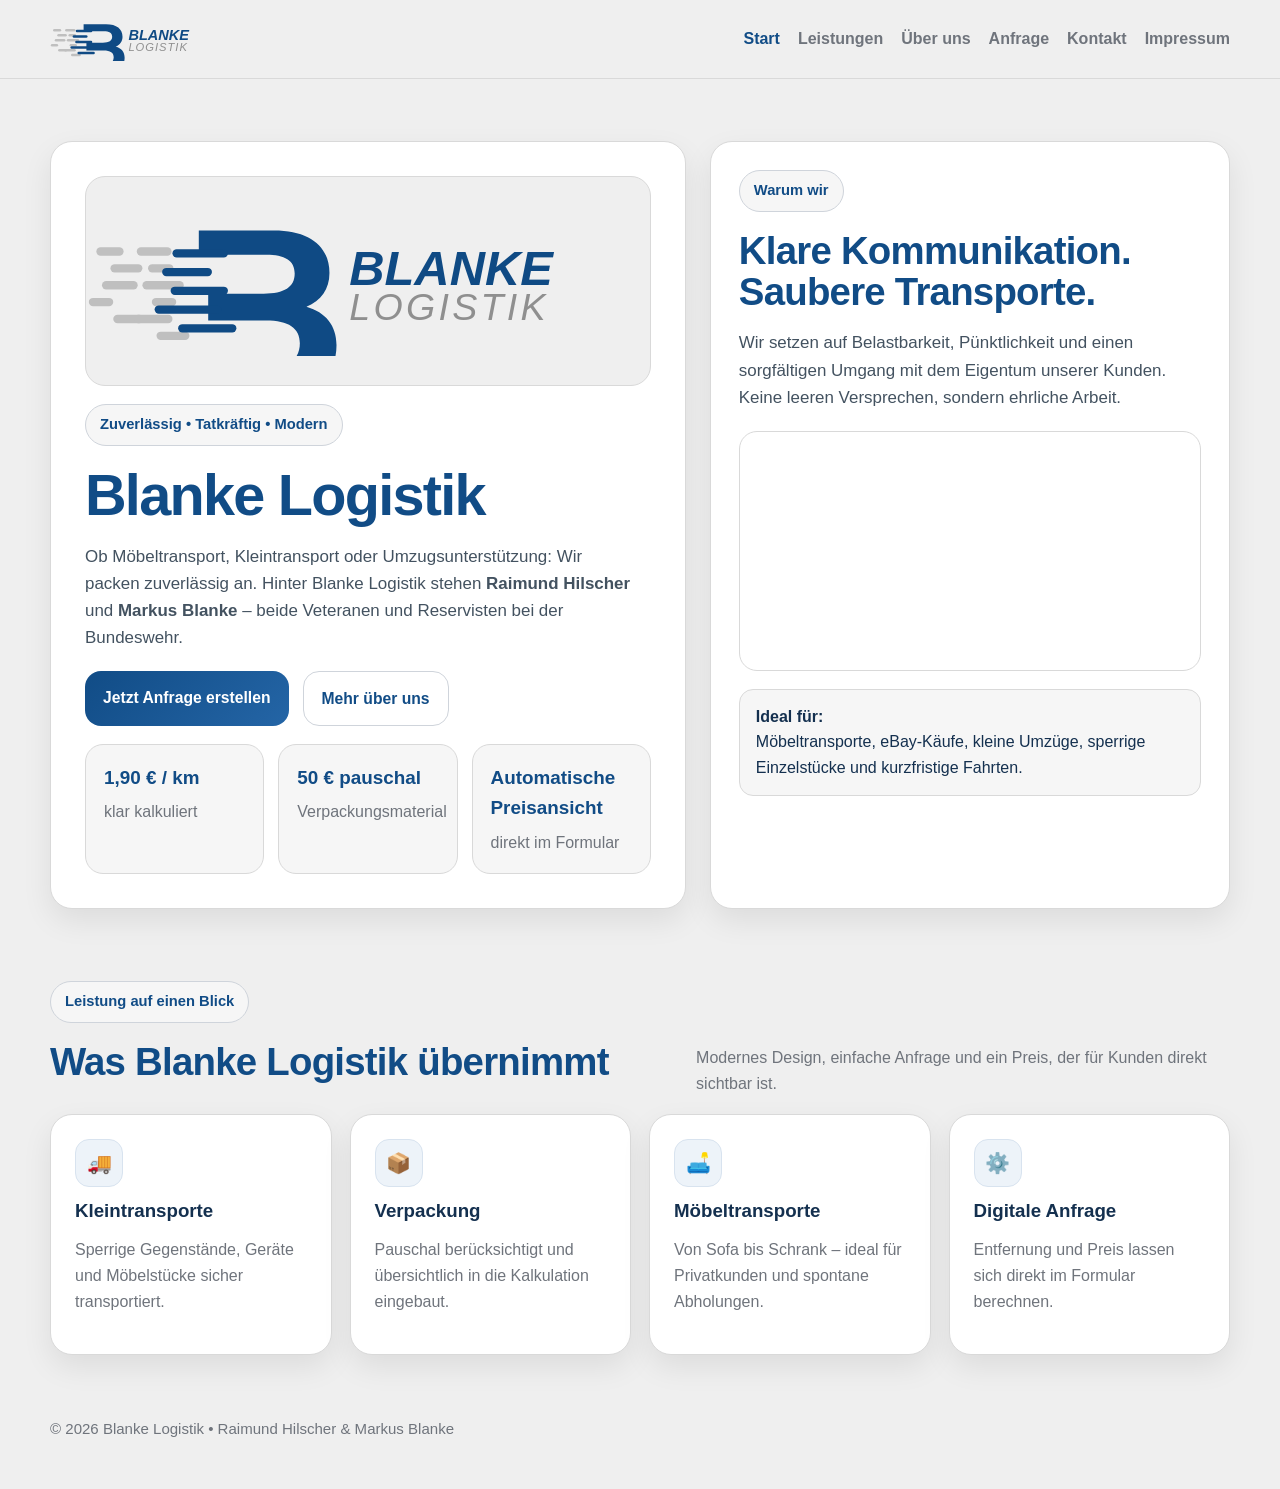
<file: index.html>
<!DOCTYPE html>
<html lang="de">
<head>
  <meta charset="UTF-8" />
  <meta name="viewport" content="width=device-width, initial-scale=1.0" />
  <title>Blanke Logistik</title>
  <meta name="description" content="Blanke Logistik – Umzüge, Möbeltransporte und Transportanfragen mit moderner Preisberechnung." />
  <link rel="stylesheet" href="styles.css" />
</head>
<body>

<header class="topbar">
  <div class="container nav">
    <a class="brand" href="index.html">
      <img src="logo.svg" alt="Blanke Logistik" class="brand-logo" onerror="this.style.display='none'; this.nextElementSibling.style.display='block';" />
      <span class="brand-fallback" style="display:none;">Blanke Logistik</span>
    </a>
    <nav class="nav-links">
      <a href="index.html" class="active">Start</a>
      <a href="leistungen.html">Leistungen</a>
      <a href="ueber-uns.html">Über uns</a>
      <a href="anfrage.html">Anfrage</a>
      <a href="kontakt.html">Kontakt</a>
      <a href="impressum.html">Impressum</a>
    </nav>
  </div>
</header>


<main>
  <section class="hero">
    <div class="container hero-grid">
      <article class="card hero-card">
        <div class="hero-logo-wrap">
          <img src="logo.svg" alt="Blanke Logistik" class="hero-logo" onerror="this.style.display='none'; this.insertAdjacentHTML('afterend','<div class=&quot;brand-fallback&quot; style=&quot;padding:30px;&quot;>Blanke Logistik</div>');" />
        </div>
        <div class="eyebrow">Zuverlässig • Tatkräftig • Modern</div>
        <h1>Blanke Logistik</h1>
        <p class="lead">
          Ob Möbeltransport, Kleintransport oder Umzugsunterstützung: Wir packen zuverlässig an.
          Hinter Blanke Logistik stehen <strong>Raimund Hilscher</strong> und <strong>Markus Blanke</strong> –
          beide Veteranen und Reservisten bei der Bundeswehr.
        </p>
        <div class="actions">
          <a class="btn btn-primary" href="anfrage.html">Jetzt Anfrage erstellen</a>
          <a class="btn btn-secondary" href="ueber-uns.html">Mehr über uns</a>
        </div>
        <div class="hero-stats">
          <div class="stat"><strong>1,90 € / km</strong><span class="muted">klar kalkuliert</span></div>
          <div class="stat"><strong>50 € pauschal</strong><span class="muted">Verpackungsmaterial</span></div>
          <div class="stat"><strong>Automatische Preisansicht</strong><span class="muted">direkt im Formular</span></div>
        </div>
      </article>

      <aside class="card side-card">
        <div class="eyebrow">Warum wir</div>
        <h2>Klare Kommunikation. Saubere Transporte.</h2>
        <p class="lead">
          Wir setzen auf Belastbarkeit, Pünktlichkeit und einen sorgfältigen Umgang mit dem Eigentum unserer Kunden.
          Keine leeren Versprechen, sondern ehrliche Arbeit.
        </p>
        <div class="side-photo"></div>
        <div class="contact-line">
          <strong>Ideal für:</strong><br />
          Möbeltransporte, eBay-Käufe, kleine Umzüge, sperrige Einzelstücke und kurzfristige Fahrten.
        </div>
      </aside>
    </div>
  </section>

  <section class="section">
    <div class="container">
      <div class="section-header">
        <div>
          <div class="eyebrow">Leistung auf einen Blick</div>
          <h2>Was Blanke Logistik übernimmt</h2>
        </div>
        <p>Modernes Design, einfache Anfrage und ein Preis, der für Kunden direkt sichtbar ist.</p>
      </div>

      <div class="grid-4">
        <article class="panel"><div class="icon">🚚</div><h3>Kleintransporte</h3><p class="muted">Sperrige Gegenstände, Geräte und Möbelstücke sicher transportiert.</p></article>
        <article class="panel"><div class="icon">📦</div><h3>Verpackung</h3><p class="muted">Pauschal berücksichtigt und übersichtlich in die Kalkulation eingebaut.</p></article>
        <article class="panel"><div class="icon">🛋️</div><h3>Möbeltransporte</h3><p class="muted">Von Sofa bis Schrank – ideal für Privatkunden und spontane Abholungen.</p></article>
        <article class="panel"><div class="icon">⚙️</div><h3>Digitale Anfrage</h3><p class="muted">Entfernung und Preis lassen sich direkt im Formular berechnen.</p></article>
      </div>
    </div>
  </section>
</main>


<footer class="footer">
  <div class="container">© <span id="year"></span> Blanke Logistik • Raimund Hilscher & Markus Blanke</div>
</footer>
<script src="script.js"></script>

</body>
</html>
</file>
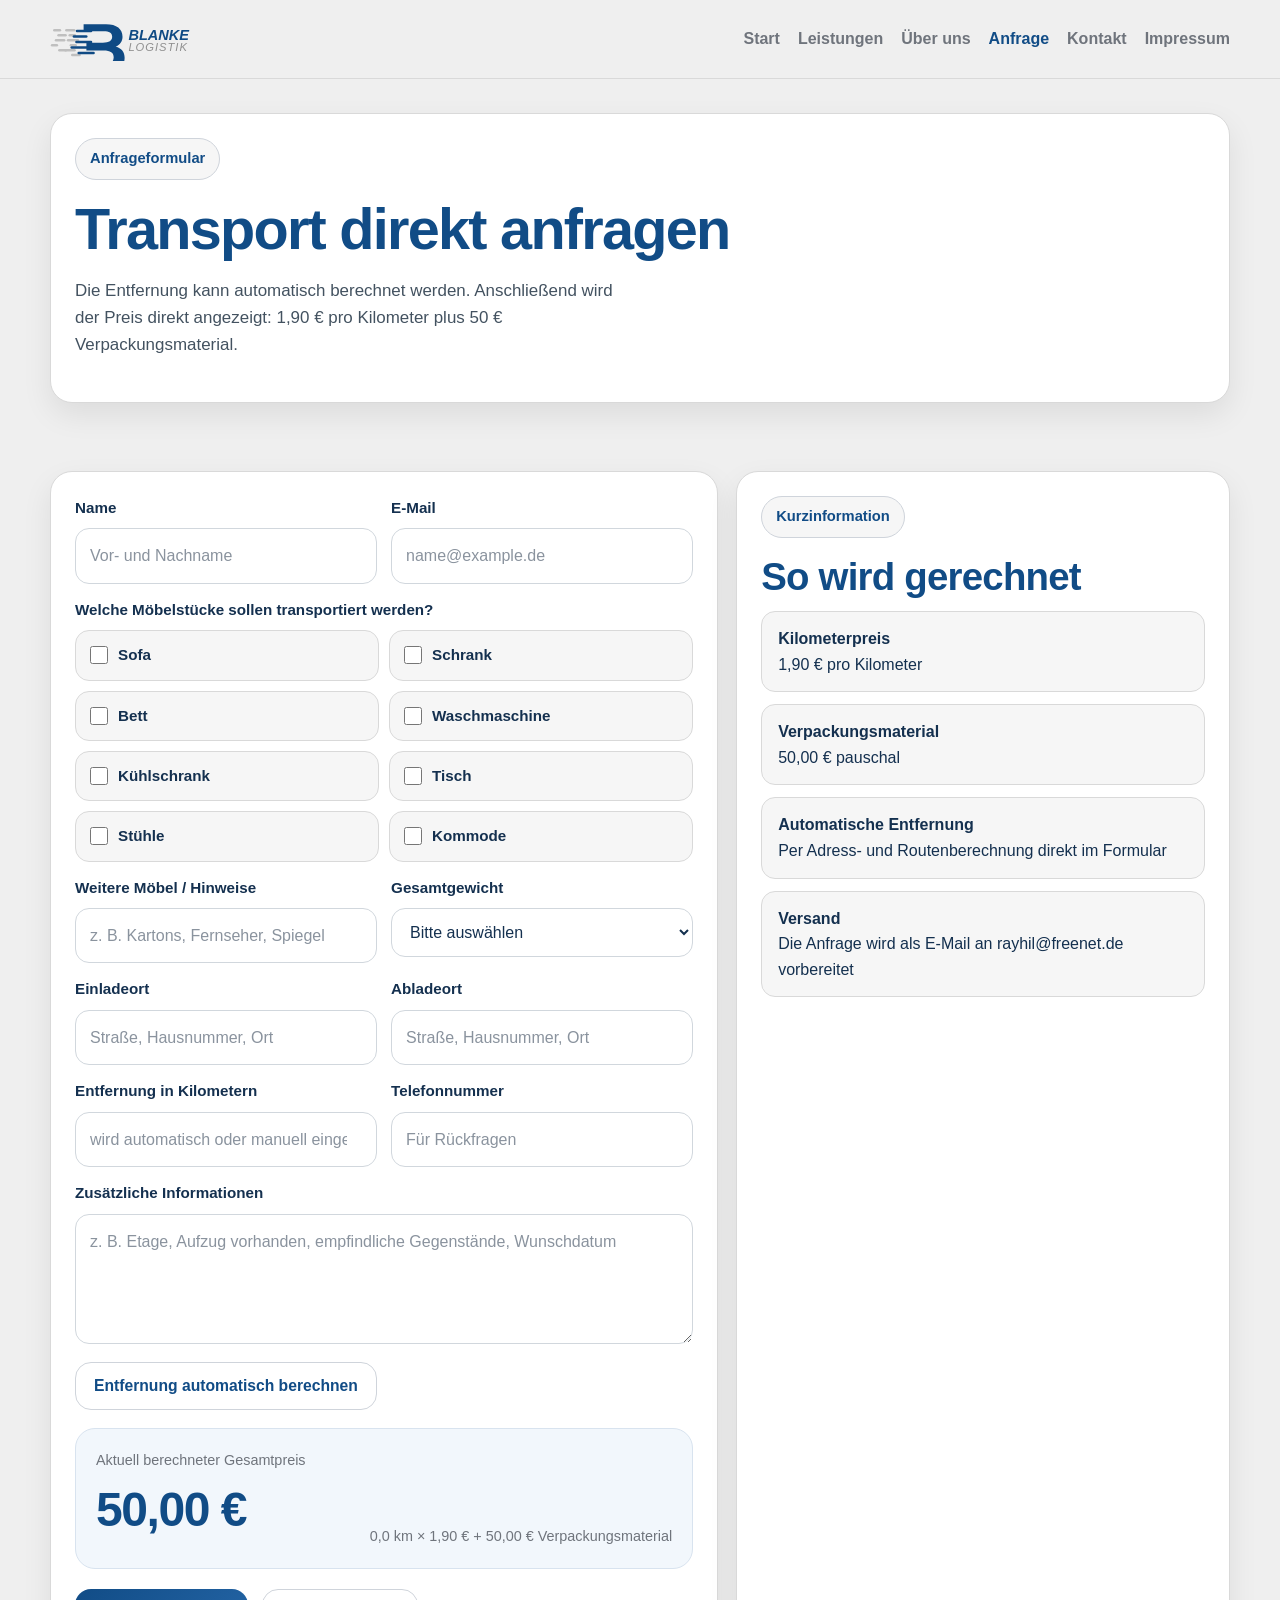
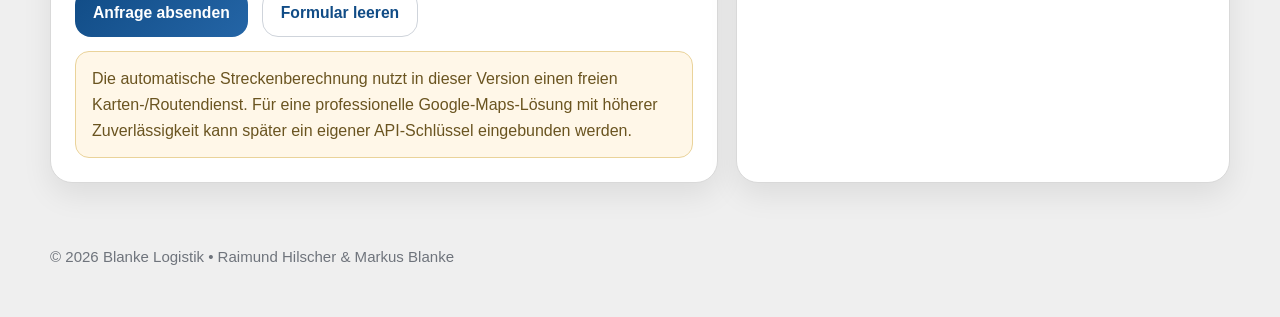
<file: anfrage.html>
<!DOCTYPE html>
<html lang="de">
<head>
  <meta charset="UTF-8" />
  <meta name="viewport" content="width=device-width, initial-scale=1.0" />
  <title>Anfrage – Blanke Logistik</title>
  <meta name="description" content="Blanke Logistik – Umzüge, Möbeltransporte und Transportanfragen mit moderner Preisberechnung." />
  <link rel="stylesheet" href="styles.css" />
</head>
<body>

<header class="topbar">
  <div class="container nav">
    <a class="brand" href="index.html">
      <img src="logo.svg" alt="Blanke Logistik" class="brand-logo" onerror="this.style.display='none'; this.nextElementSibling.style.display='block';" />
      <span class="brand-fallback" style="display:none;">Blanke Logistik</span>
    </a>
    <nav class="nav-links">
      <a href="index.html">Start</a>
      <a href="leistungen.html">Leistungen</a>
      <a href="ueber-uns.html">Über uns</a>
      <a href="anfrage.html" class="active">Anfrage</a>
      <a href="kontakt.html">Kontakt</a>
      <a href="impressum.html">Impressum</a>
    </nav>
  </div>
</header>


<main>
  <section class="section">
    <div class="container">
      <div class="panel">
        <div class="eyebrow">Anfrageformular</div>
        <h1>Transport direkt anfragen</h1>
        <p class="lead">Die Entfernung kann automatisch berechnet werden. Anschließend wird der Preis direkt angezeigt: 1,90 € pro Kilometer plus 50 € Verpackungsmaterial.</p>
      </div>
    </div>
  </section>

  <section class="section">
    <div class="container contact-grid">
      <article class="panel">
        <form id="transportForm">
          <div class="form-grid">
            <div class="field">
              <label for="name">Name</label>
              <input id="name" type="text" placeholder="Vor- und Nachname" required />
            </div>
            <div class="field">
              <label for="email">E-Mail</label>
              <input id="email" type="email" placeholder="name@example.de" required />
            </div>

            <div class="field-full">
              <label>Welche Möbelstücke sollen transportiert werden?</label>
              <div class="checkbox-grid">
                <label class="check-item"><input type="checkbox" name="items" value="Sofa" /> Sofa</label>
                <label class="check-item"><input type="checkbox" name="items" value="Schrank" /> Schrank</label>
                <label class="check-item"><input type="checkbox" name="items" value="Bett" /> Bett</label>
                <label class="check-item"><input type="checkbox" name="items" value="Waschmaschine" /> Waschmaschine</label>
                <label class="check-item"><input type="checkbox" name="items" value="Kühlschrank" /> Kühlschrank</label>
                <label class="check-item"><input type="checkbox" name="items" value="Tisch" /> Tisch</label>
                <label class="check-item"><input type="checkbox" name="items" value="Stühle" /> Stühle</label>
                <label class="check-item"><input type="checkbox" name="items" value="Kommode" /> Kommode</label>
              </div>
            </div>

            <div class="field">
              <label for="customItems">Weitere Möbel / Hinweise</label>
              <input id="customItems" type="text" placeholder="z. B. Kartons, Fernseher, Spiegel" />
            </div>
            <div class="field">
              <label for="weight">Gesamtgewicht</label>
              <select id="weight" required>
                <option value="">Bitte auswählen</option>
                <option value="bis 100 kg">bis 100 kg</option>
                <option value="100 - 300 kg">100 - 300 kg</option>
                <option value="300 - 500 kg">300 - 500 kg</option>
                <option value="500 - 1000 kg">500 - 1000 kg</option>
                <option value="über 1000 kg">über 1000 kg</option>
              </select>
            </div>

            <div class="field">
              <label for="pickup">Einladeort</label>
              <input id="pickup" type="text" placeholder="Straße, Hausnummer, Ort" required />
            </div>
            <div class="field">
              <label for="dropoff">Abladeort</label>
              <input id="dropoff" type="text" placeholder="Straße, Hausnummer, Ort" required />
            </div>

            <div class="field">
              <label for="distance">Entfernung in Kilometern</label>
              <input id="distance" type="number" min="0" step="0.1" placeholder="wird automatisch oder manuell eingetragen" required />
            </div>
            <div class="field">
              <label for="phone">Telefonnummer</label>
              <input id="phone" type="tel" placeholder="Für Rückfragen" />
            </div>

            <div class="field-full">
              <label for="message">Zusätzliche Informationen</label>
              <textarea id="message" placeholder="z. B. Etage, Aufzug vorhanden, empfindliche Gegenstände, Wunschdatum"></textarea>
            </div>
          </div>

          <div class="actions" style="margin-top:18px;">
            <button type="button" class="btn btn-secondary" id="routeBtn">Entfernung automatisch berechnen</button>
          </div>
          <div class="helper" id="routeStatus"></div>

          <div class="price-box">
            <div class="price-main">
              <div>
                <div class="small">Aktuell berechneter Gesamtpreis</div>
                <div class="price-number" id="priceOutput">50,00 €</div>
              </div>
              <div class="small" id="priceDetails">0,0 km × 1,90 € + 50,00 € Verpackungsmaterial</div>
            </div>
          </div>

          <div class="actions" style="margin-top:20px;">
            <button type="submit" class="btn btn-primary">Anfrage absenden</button>
            <button type="button" class="btn btn-secondary" id="resetBtn">Formular leeren</button>
          </div>
          <div class="notice">
            Die automatische Streckenberechnung nutzt in dieser Version einen freien Karten-/Routendienst. Für eine professionelle Google-Maps-Lösung mit höherer Zuverlässigkeit kann später ein eigener API-Schlüssel eingebunden werden.
          </div>
        </form>
      </article>

      <aside class="panel">
        <div class="eyebrow">Kurzinformation</div>
        <h2>So wird gerechnet</h2>
        <div class="contact-list">
          <div class="contact-line"><strong>Kilometerpreis</strong><br />1,90 € pro Kilometer</div>
          <div class="contact-line"><strong>Verpackungsmaterial</strong><br />50,00 € pauschal</div>
          <div class="contact-line"><strong>Automatische Entfernung</strong><br />Per Adress- und Routenberechnung direkt im Formular</div>
          <div class="contact-line"><strong>Versand</strong><br />Die Anfrage wird als E-Mail an rayhil@freenet.de vorbereitet</div>
        </div>
      </aside>
    </div>
  </section>
</main>


<footer class="footer">
  <div class="container">© <span id="year"></span> Blanke Logistik • Raimund Hilscher & Markus Blanke</div>
</footer>
<script src="script.js"></script>

</body>
</html>
</file>
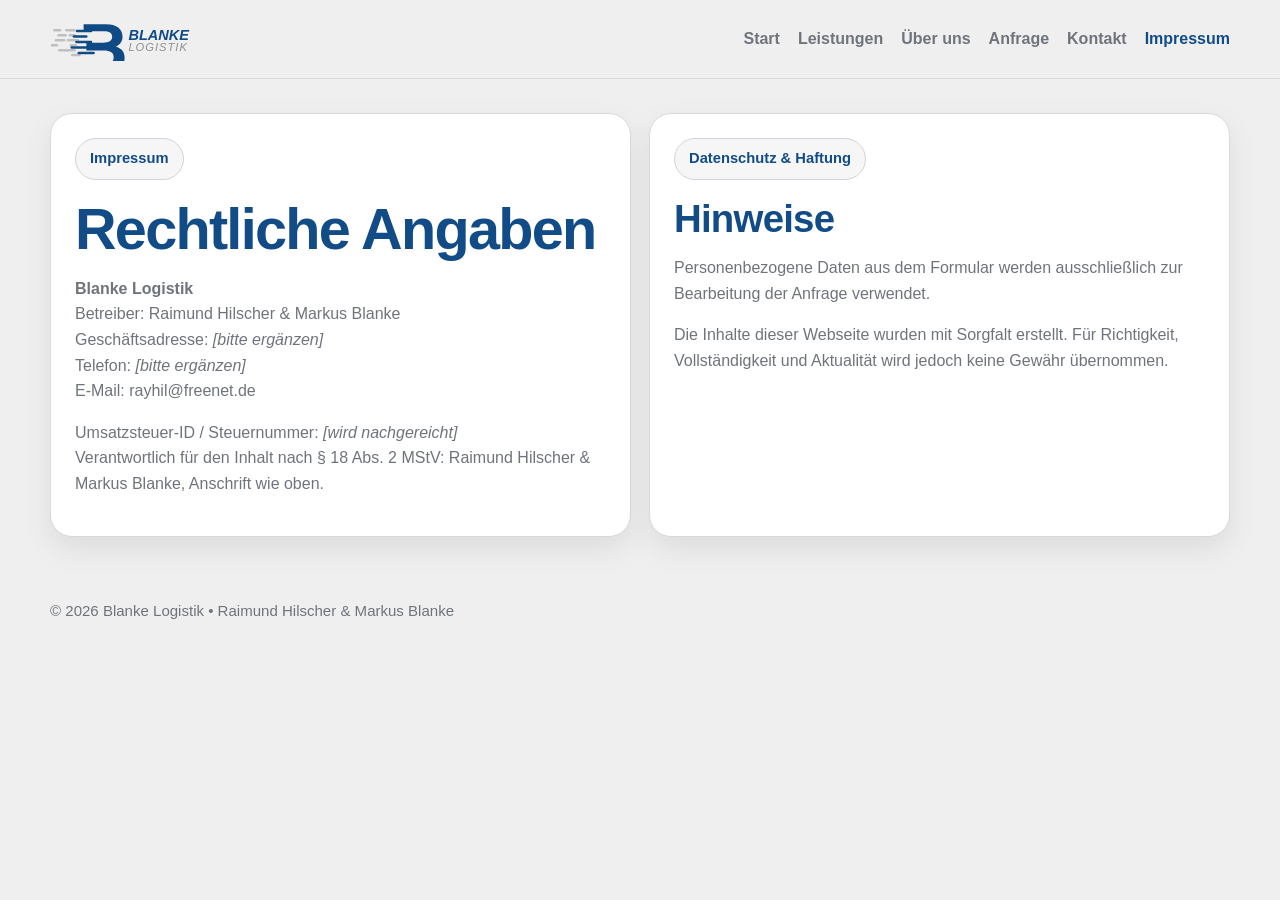
<file: impressum.html>
<!DOCTYPE html>
<html lang="de">
<head>
  <meta charset="UTF-8" />
  <meta name="viewport" content="width=device-width, initial-scale=1.0" />
  <title>Impressum – Blanke Logistik</title>
  <meta name="description" content="Blanke Logistik – Umzüge, Möbeltransporte und Transportanfragen mit moderner Preisberechnung." />
  <link rel="stylesheet" href="styles.css" />
</head>
<body>

<header class="topbar">
  <div class="container nav">
    <a class="brand" href="index.html">
      <img src="logo.svg" alt="Blanke Logistik" class="brand-logo" onerror="this.style.display='none'; this.nextElementSibling.style.display='block';" />
      <span class="brand-fallback" style="display:none;">Blanke Logistik</span>
    </a>
    <nav class="nav-links">
      <a href="index.html">Start</a>
      <a href="leistungen.html">Leistungen</a>
      <a href="ueber-uns.html">Über uns</a>
      <a href="anfrage.html">Anfrage</a>
      <a href="kontakt.html">Kontakt</a>
      <a href="impressum.html" class="active">Impressum</a>
    </nav>
  </div>
</header>


<main>
  <section class="section">
    <div class="container grid-2">
      <article class="panel">
        <div class="eyebrow">Impressum</div>
        <h1>Rechtliche Angaben</h1>
        <p class="muted">
          <strong>Blanke Logistik</strong><br />
          Betreiber: Raimund Hilscher & Markus Blanke<br />
          Geschäftsadresse: <em>[bitte ergänzen]</em><br />
          Telefon: <em>[bitte ergänzen]</em><br />
          E-Mail: rayhil@freenet.de
        </p>
        <p class="muted">
          Umsatzsteuer-ID / Steuernummer: <em>[wird nachgereicht]</em><br />
          Verantwortlich für den Inhalt nach § 18 Abs. 2 MStV: Raimund Hilscher & Markus Blanke, Anschrift wie oben.
        </p>
      </article>
      <article class="panel">
        <div class="eyebrow">Datenschutz & Haftung</div>
        <h2>Hinweise</h2>
        <p class="muted">Personenbezogene Daten aus dem Formular werden ausschließlich zur Bearbeitung der Anfrage verwendet.</p>
        <p class="muted">Die Inhalte dieser Webseite wurden mit Sorgfalt erstellt. Für Richtigkeit, Vollständigkeit und Aktualität wird jedoch keine Gewähr übernommen.</p>
      </article>
    </div>
  </section>
</main>


<footer class="footer">
  <div class="container">© <span id="year"></span> Blanke Logistik • Raimund Hilscher & Markus Blanke</div>
</footer>
<script src="script.js"></script>

</body>
</html>
</file>
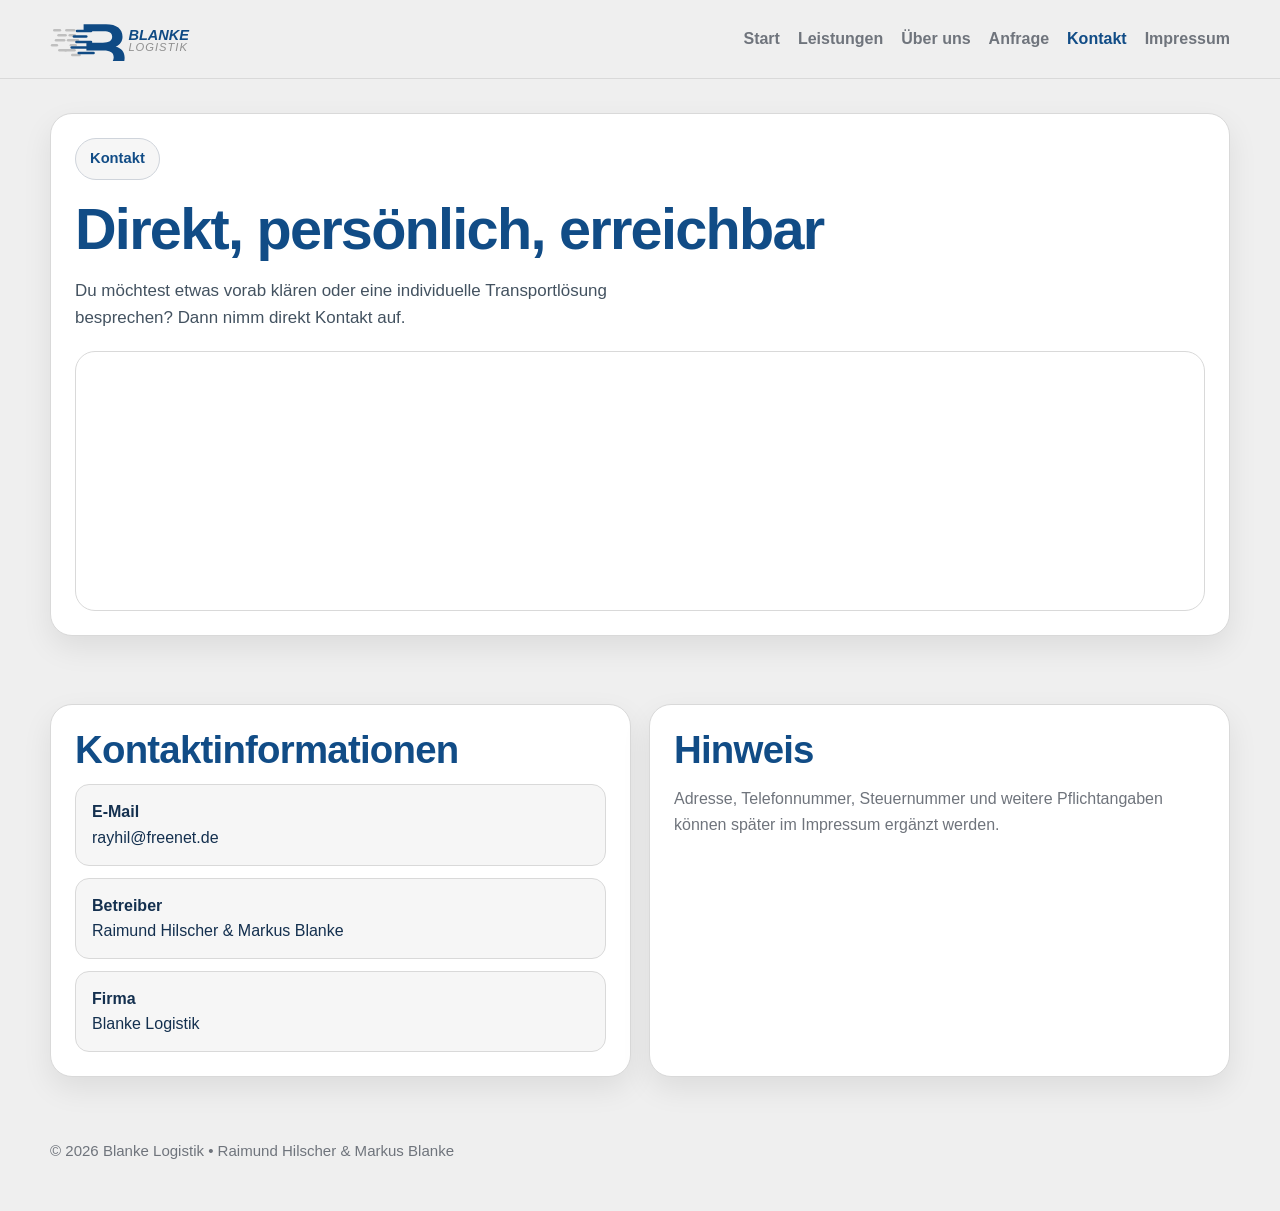
<file: kontakt.html>
<!DOCTYPE html>
<html lang="de">
<head>
  <meta charset="UTF-8" />
  <meta name="viewport" content="width=device-width, initial-scale=1.0" />
  <title>Kontakt – Blanke Logistik</title>
  <meta name="description" content="Blanke Logistik – Umzüge, Möbeltransporte und Transportanfragen mit moderner Preisberechnung." />
  <link rel="stylesheet" href="styles.css" />
</head>
<body>

<header class="topbar">
  <div class="container nav">
    <a class="brand" href="index.html">
      <img src="logo.svg" alt="Blanke Logistik" class="brand-logo" onerror="this.style.display='none'; this.nextElementSibling.style.display='block';" />
      <span class="brand-fallback" style="display:none;">Blanke Logistik</span>
    </a>
    <nav class="nav-links">
      <a href="index.html">Start</a>
      <a href="leistungen.html">Leistungen</a>
      <a href="ueber-uns.html">Über uns</a>
      <a href="anfrage.html">Anfrage</a>
      <a href="kontakt.html" class="active">Kontakt</a>
      <a href="impressum.html">Impressum</a>
    </nav>
  </div>
</header>


<main>
  <section class="section">
    <div class="container">
      <div class="panel">
        <div class="eyebrow">Kontakt</div>
        <h1>Direkt, persönlich, erreichbar</h1>
        <p class="lead">Du möchtest etwas vorab klären oder eine individuelle Transportlösung besprechen? Dann nimm direkt Kontakt auf.</p>
        <div class="banner banner-contact"></div>
      </div>
    </div>
  </section>

  <section class="section">
    <div class="container grid-2">
      <article class="panel">
        <h2>Kontaktinformationen</h2>
        <div class="contact-list">
          <div class="contact-line"><strong>E-Mail</strong><br /><a href="mailto:rayhil@freenet.de">rayhil@freenet.de</a></div>
          <div class="contact-line"><strong>Betreiber</strong><br />Raimund Hilscher & Markus Blanke</div>
          <div class="contact-line"><strong>Firma</strong><br />Blanke Logistik</div>
        </div>
      </article>
      <article class="panel">
        <h2>Hinweis</h2>
        <p class="muted">Adresse, Telefonnummer, Steuernummer und weitere Pflichtangaben können später im Impressum ergänzt werden.</p>
      </article>
    </div>
  </section>
</main>


<footer class="footer">
  <div class="container">© <span id="year"></span> Blanke Logistik • Raimund Hilscher & Markus Blanke</div>
</footer>
<script src="script.js"></script>

</body>
</html>
</file>
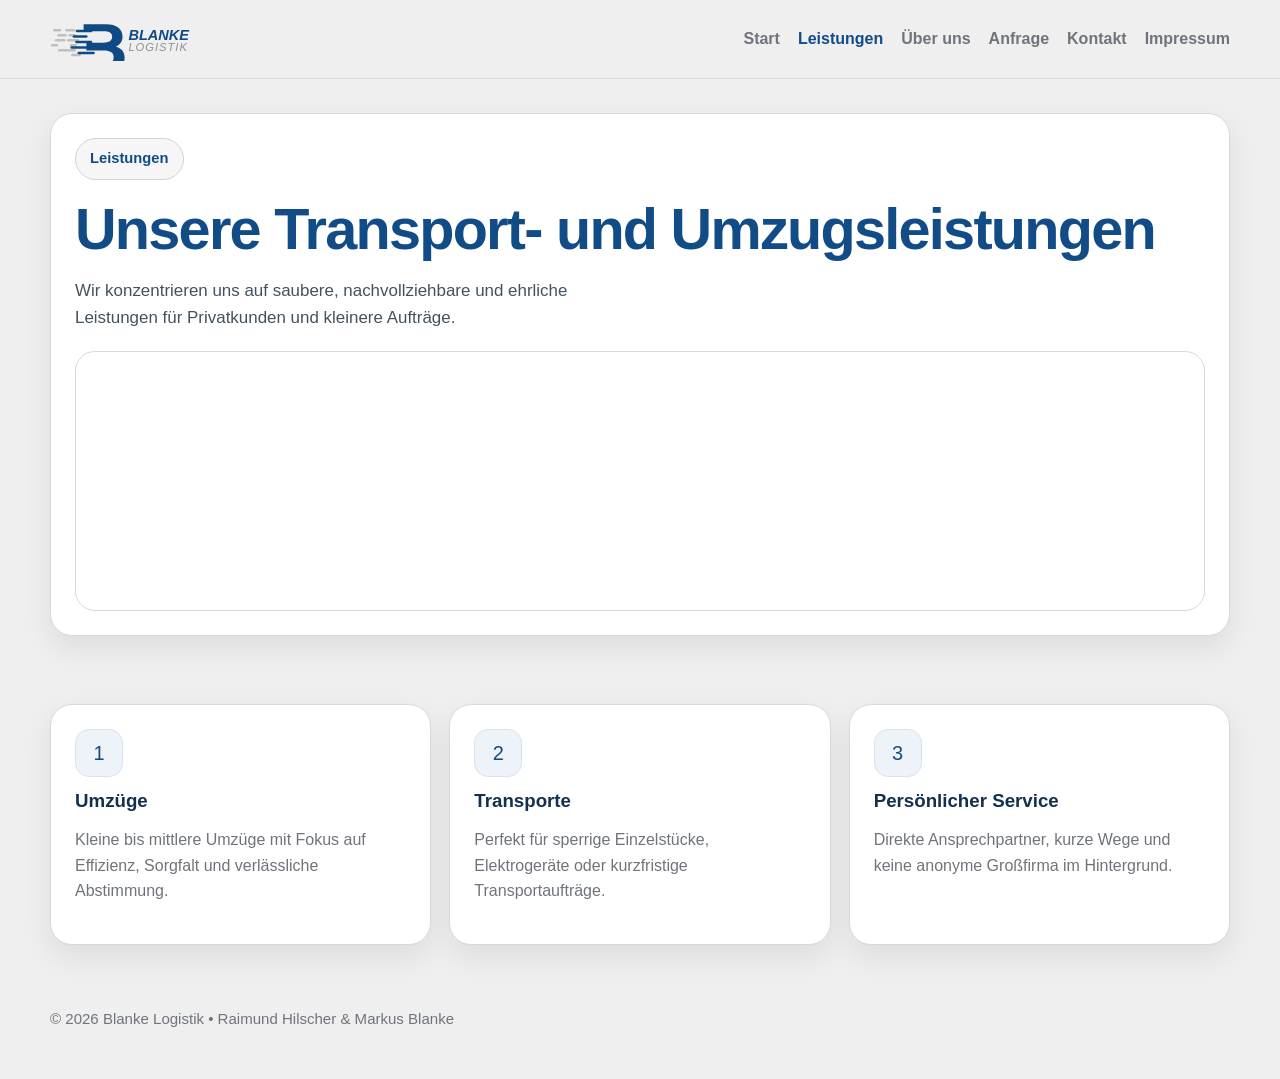
<file: leistungen.html>
<!DOCTYPE html>
<html lang="de">
<head>
  <meta charset="UTF-8" />
  <meta name="viewport" content="width=device-width, initial-scale=1.0" />
  <title>Leistungen – Blanke Logistik</title>
  <meta name="description" content="Blanke Logistik – Umzüge, Möbeltransporte und Transportanfragen mit moderner Preisberechnung." />
  <link rel="stylesheet" href="styles.css" />
</head>
<body>

<header class="topbar">
  <div class="container nav">
    <a class="brand" href="index.html">
      <img src="logo.svg" alt="Blanke Logistik" class="brand-logo" onerror="this.style.display='none'; this.nextElementSibling.style.display='block';" />
      <span class="brand-fallback" style="display:none;">Blanke Logistik</span>
    </a>
    <nav class="nav-links">
      <a href="index.html">Start</a>
      <a href="leistungen.html" class="active">Leistungen</a>
      <a href="ueber-uns.html">Über uns</a>
      <a href="anfrage.html">Anfrage</a>
      <a href="kontakt.html">Kontakt</a>
      <a href="impressum.html">Impressum</a>
    </nav>
  </div>
</header>


<main>
  <section class="section">
    <div class="container">
      <div class="panel">
        <div class="eyebrow">Leistungen</div>
        <h1>Unsere Transport- und Umzugsleistungen</h1>
        <p class="lead">Wir konzentrieren uns auf saubere, nachvollziehbare und ehrliche Leistungen für Privatkunden und kleinere Aufträge.</p>
        <div class="banner banner-service"></div>
      </div>
    </div>
  </section>

  <section class="section">
    <div class="container grid-3">
      <article class="panel">
        <div class="icon">1</div>
        <h3>Umzüge</h3>
        <p class="muted">Kleine bis mittlere Umzüge mit Fokus auf Effizienz, Sorgfalt und verlässliche Abstimmung.</p>
      </article>
      <article class="panel">
        <div class="icon">2</div>
        <h3>Transporte</h3>
        <p class="muted">Perfekt für sperrige Einzelstücke, Elektrogeräte oder kurzfristige Transportaufträge.</p>
      </article>
      <article class="panel">
        <div class="icon">3</div>
        <h3>Persönlicher Service</h3>
        <p class="muted">Direkte Ansprechpartner, kurze Wege und keine anonyme Großfirma im Hintergrund.</p>
      </article>
    </div>
  </section>
</main>


<footer class="footer">
  <div class="container">© <span id="year"></span> Blanke Logistik • Raimund Hilscher & Markus Blanke</div>
</footer>
<script src="script.js"></script>

</body>
</html>
</file>
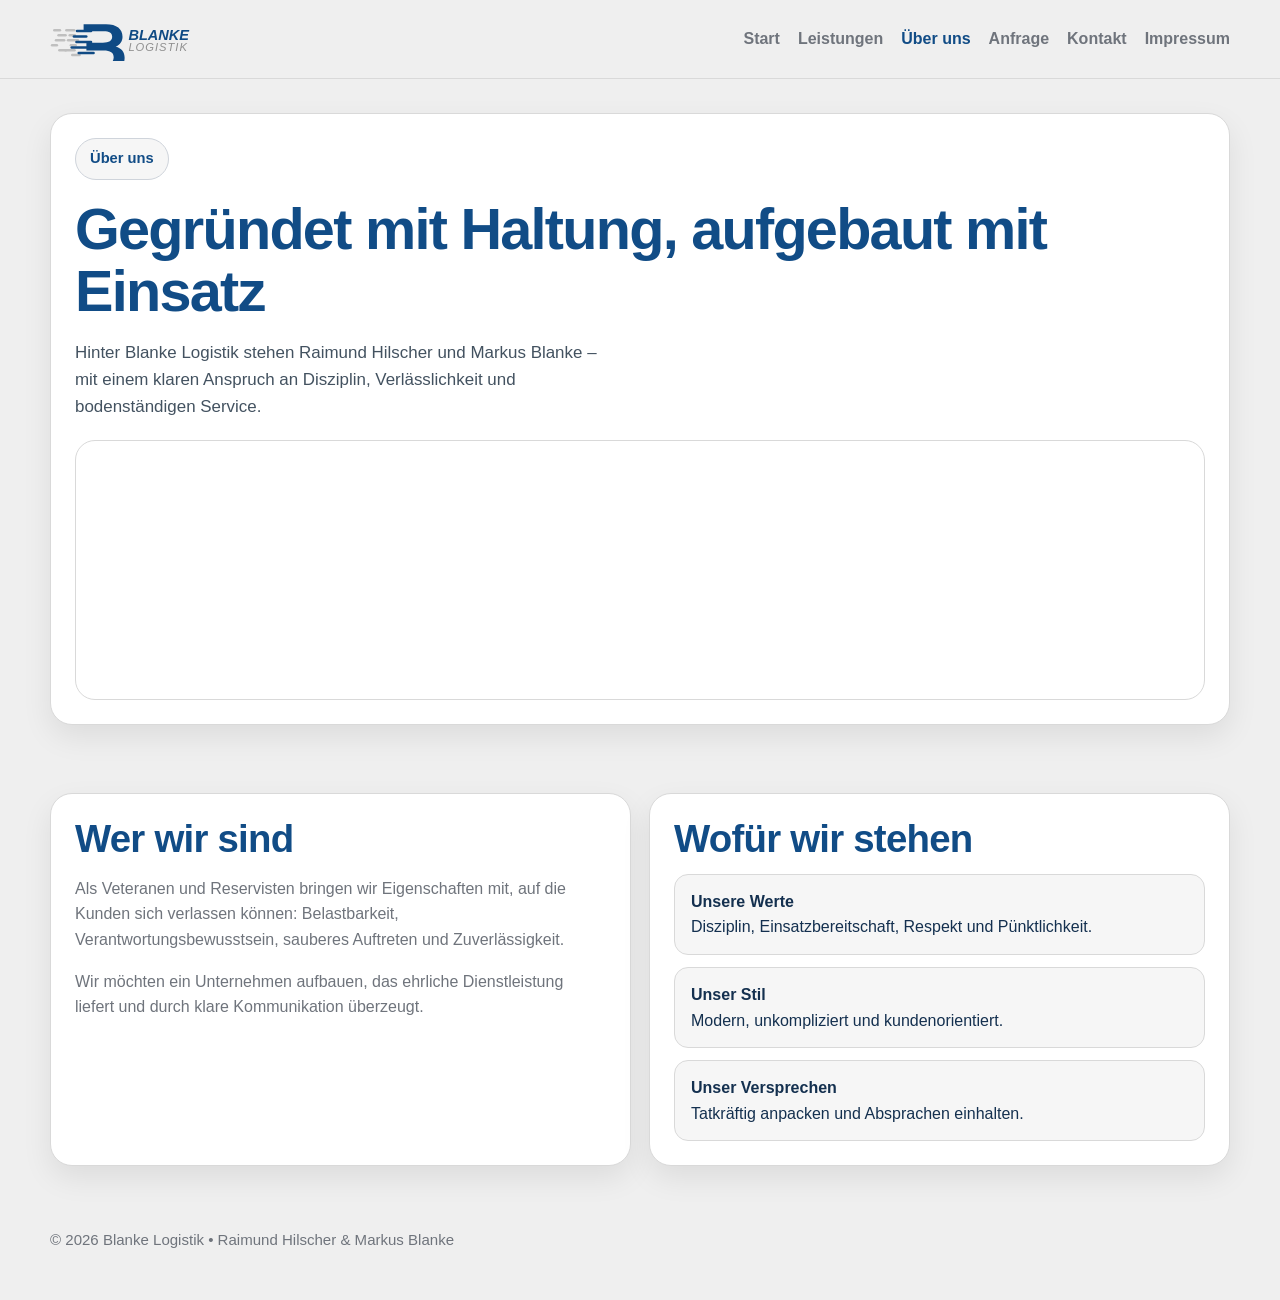
<file: ueber-uns.html>
<!DOCTYPE html>
<html lang="de">
<head>
  <meta charset="UTF-8" />
  <meta name="viewport" content="width=device-width, initial-scale=1.0" />
  <title>Über uns – Blanke Logistik</title>
  <meta name="description" content="Blanke Logistik – Umzüge, Möbeltransporte und Transportanfragen mit moderner Preisberechnung." />
  <link rel="stylesheet" href="styles.css" />
</head>
<body>

<header class="topbar">
  <div class="container nav">
    <a class="brand" href="index.html">
      <img src="logo.svg" alt="Blanke Logistik" class="brand-logo" onerror="this.style.display='none'; this.nextElementSibling.style.display='block';" />
      <span class="brand-fallback" style="display:none;">Blanke Logistik</span>
    </a>
    <nav class="nav-links">
      <a href="index.html">Start</a>
      <a href="leistungen.html">Leistungen</a>
      <a href="ueber-uns.html" class="active">Über uns</a>
      <a href="anfrage.html">Anfrage</a>
      <a href="kontakt.html">Kontakt</a>
      <a href="impressum.html">Impressum</a>
    </nav>
  </div>
</header>


<main>
  <section class="section">
    <div class="container">
      <div class="panel">
        <div class="eyebrow">Über uns</div>
        <h1>Gegründet mit Haltung, aufgebaut mit Einsatz</h1>
        <p class="lead">Hinter Blanke Logistik stehen Raimund Hilscher und Markus Blanke – mit einem klaren Anspruch an Disziplin, Verlässlichkeit und bodenständigen Service.</p>
        <div class="banner banner-about"></div>
      </div>
    </div>
  </section>

  <section class="section">
    <div class="container grid-2">
      <article class="panel">
        <h2>Wer wir sind</h2>
        <p class="muted">
          Als Veteranen und Reservisten bringen wir Eigenschaften mit, auf die Kunden sich verlassen können:
          Belastbarkeit, Verantwortungsbewusstsein, sauberes Auftreten und Zuverlässigkeit.
        </p>
        <p class="muted">
          Wir möchten ein Unternehmen aufbauen, das ehrliche Dienstleistung liefert und durch klare Kommunikation überzeugt.
        </p>
      </article>
      <article class="panel">
        <h2>Wofür wir stehen</h2>
        <div class="contact-list">
          <div class="contact-line"><strong>Unsere Werte</strong><br />Disziplin, Einsatzbereitschaft, Respekt und Pünktlichkeit.</div>
          <div class="contact-line"><strong>Unser Stil</strong><br />Modern, unkompliziert und kundenorientiert.</div>
          <div class="contact-line"><strong>Unser Versprechen</strong><br />Tatkräftig anpacken und Absprachen einhalten.</div>
        </div>
      </article>
    </div>
  </section>
</main>


<footer class="footer">
  <div class="container">© <span id="year"></span> Blanke Logistik • Raimund Hilscher & Markus Blanke</div>
</footer>
<script src="script.js"></script>

</body>
</html>
</file>
<file: styles.css>
:root{
  --bg:#efefef;
  --bg-soft:#f6f6f6;
  --text:#163d6a;
  --text-dark:#14304f;
  --muted:#6f747c;
  --line:#d9d9d9;
  --card:#ffffff;
  --accent:#114c86;
  --accent-2:#6b6f75;
  --shadow:0 12px 30px rgba(0,0,0,.08);
  --radius:22px;
  --max:1180px;
}
*{box-sizing:border-box}
html{scroll-behavior:smooth}
body{
  margin:0;
  font-family:Inter,Arial,Helvetica,sans-serif;
  color:var(--text-dark);
  background:var(--bg);
  line-height:1.6;
}
a{color:inherit;text-decoration:none}
img{max-width:100%;display:block}
.container{width:min(calc(100% - 32px), var(--max));margin:0 auto}
.topbar{
  position:sticky;top:0;z-index:999;
  background:rgba(239,239,239,.93);
  backdrop-filter:blur(10px);
  border-bottom:1px solid var(--line);
}
.nav{
  min-height:78px;
  display:flex;
  align-items:center;
  justify-content:space-between;
  gap:20px;
}
.brand{
  display:flex;
  align-items:center;
  gap:14px;
  font-weight:800;
}
.brand-logo{
  width:168px;
  max-height:56px;
  object-fit:contain;
  background:transparent;
}
.brand-fallback{
  font-size:1.2rem;
  font-weight:900;
  color:var(--accent);
}
.nav-links{
  display:flex;
  flex-wrap:wrap;
  gap:18px;
  color:var(--muted);
  font-weight:600;
}
.nav-links a:hover,.nav-links a.active{color:var(--accent)}
.btn{
  appearance:none;border:0;cursor:pointer;
  border-radius:16px;padding:14px 18px;
  font-weight:800;font-size:.98rem;
  transition:transform .18s ease, opacity .18s ease, background .18s ease;
}
.btn:hover{transform:translateY(-1px)}
.btn-primary{
  background:linear-gradient(135deg,var(--accent),#2465a6);
  color:#fff;
}
.btn-secondary{
  background:#fff;
  color:var(--accent);
  border:1px solid #cfd4db;
}
.hero{padding:62px 0 38px}
.hero-grid{display:grid;grid-template-columns:1.1fr .9fr;gap:24px}
.card{
  background:var(--card);
  border:1px solid var(--line);
  border-radius:var(--radius);
  box-shadow:var(--shadow);
}
.hero-card{padding:34px}
.hero-logo-wrap{
  background:var(--bg);
  border:1px solid var(--line);
  border-radius:20px;
  min-height:210px;
  display:grid;
  place-items:center;
  margin-bottom:18px;
  overflow:hidden;
}
.hero-logo{
  width:min(100%, 680px);
  max-height:210px;
  object-fit:contain;
}
.eyebrow{
  display:inline-flex;
  align-items:center;
  gap:10px;
  border:1px solid #cfd4db;
  background:var(--bg-soft);
  color:var(--accent);
  padding:8px 14px;
  border-radius:999px;
  font-size:.92rem;
  font-weight:700;
  margin-bottom:18px;
}
h1,h2,h3{margin:0 0 14px;line-height:1.08}
h1{font-size:clamp(2.1rem,4.5vw,4rem);letter-spacing:-.03em;color:var(--accent)}
h2{font-size:clamp(1.7rem,3vw,2.5rem);letter-spacing:-.02em;color:var(--accent)}
.lead{font-size:1.06rem;color:#435260;max-width:58ch;margin-bottom:20px}
.actions{display:flex;flex-wrap:wrap;gap:14px}
.side-card{padding:28px}
.side-photo{
  border-radius:18px;
  overflow:hidden;
  border:1px solid var(--line);
  margin:18px 0;
  min-height:240px;
  background:url('https://images.unsplash.com/photo-1558618666-fcd25c85cd64?auto=format&fit=crop&w=1600&q=80') center/cover;
}
.hero-stats{
  display:grid;grid-template-columns:repeat(3,minmax(0,1fr));gap:14px;margin-top:18px
}
.stat{
  background:var(--bg-soft);
  border:1px solid var(--line);
  border-radius:18px;
  padding:18px;
}
.stat strong{display:block;font-size:1.18rem;color:var(--accent);margin-bottom:6px}
.muted{color:var(--muted)}
.section{padding:34px 0}
.section-header{
  display:flex;justify-content:space-between;align-items:end;gap:18px;margin-bottom:18px
}
.section-header p{max-width:60ch;margin:0;color:var(--muted)}
.grid-3,.grid-2,.grid-4,.contact-grid{display:grid;gap:18px}
.grid-4{grid-template-columns:repeat(4,minmax(0,1fr))}
.grid-3{grid-template-columns:repeat(3,minmax(0,1fr))}
.grid-2{grid-template-columns:1fr 1fr}
.contact-grid{grid-template-columns:1.15fr .85fr}
.panel{padding:24px;background:#fff;border:1px solid var(--line);border-radius:var(--radius);box-shadow:var(--shadow)}
.icon{
  width:48px;height:48px;border-radius:14px;display:grid;place-items:center;
  background:#edf3f9;border:1px solid #d8e3ef;color:var(--accent);font-size:1.25rem;margin-bottom:14px
}
.banner{
  min-height:260px;
  border-radius:20px;
  border:1px solid var(--line);
  margin-top:18px;
  background-position:center;
  background-size:cover;
}
.banner-service{background-image:url('https://images.unsplash.com/photo-1494412574643-ff11b0a5c1c3?auto=format&fit=crop&w=1600&q=80')}
.banner-about{background-image:url('https://images.unsplash.com/photo-1517048676732-d65bc937f952?auto=format&fit=crop&w=1600&q=80')}
.banner-contact{background-image:url('https://images.unsplash.com/photo-1521791055366-0d553872125f?auto=format&fit=crop&w=1600&q=80')}
.form-grid{display:grid;grid-template-columns:repeat(2,minmax(0,1fr));gap:14px}
.field,.field-full{display:flex;flex-direction:column;gap:8px}
.field-full{grid-column:1 / -1}
label{font-weight:700;font-size:.95rem;color:var(--text-dark)}
input,select,textarea{
  width:100%;
  border:1px solid #d1d7dd;
  background:#fff;
  color:var(--text-dark);
  border-radius:14px;
  padding:14px;
  font:inherit;
  outline:none;
}
input::placeholder,textarea::placeholder{color:#8a939e}
input:focus,select:focus,textarea:focus{
  border-color:#5b87b6;
  box-shadow:0 0 0 4px rgba(17,76,134,.08)
}
select option{color:#111}
textarea{min-height:130px;resize:vertical}
.checkbox-grid{display:grid;grid-template-columns:repeat(2,minmax(0,1fr));gap:10px}
.check-item{
  display:flex;align-items:center;gap:10px;
  padding:12px 14px;
  background:var(--bg-soft);
  border:1px solid var(--line);
  border-radius:14px;
}
.check-item input{
  width:18px;height:18px;margin:0;accent-color:var(--accent)
}
.helper{
  font-size:.92rem;
  color:var(--muted);
}
.price-box{
  display:grid;gap:10px;
  background:#f2f7fc;
  border:1px solid #d8e3ef;
  border-radius:20px;
  padding:20px;
  margin-top:18px;
}
.price-main{
  display:flex;justify-content:space-between;align-items:end;gap:16px;flex-wrap:wrap
}
.price-number{
  font-size:clamp(2rem,4vw,3rem);
  font-weight:900;
  letter-spacing:-.03em;
  color:var(--accent);
}
.contact-list{display:grid;gap:12px}
.contact-line{
  padding:14px 16px;
  border-radius:14px;
  background:var(--bg-soft);
  border:1px solid var(--line);
}
.notice{
  padding:14px 16px;
  border-radius:14px;
  background:#fff7e8;
  border:1px solid #ead39a;
  color:#6a5420;
  margin-top:14px;
}
.footer{
  padding:28px 0 48px;
  color:var(--muted);
  font-size:.94rem;
}
.small{font-size:.9rem;color:var(--muted)}
@media (max-width:1100px){
  .hero-grid,.grid-4,.grid-3,.grid-2,.contact-grid{grid-template-columns:1fr}
}
@media (max-width:720px){
  .nav{padding:10px 0;align-items:flex-start}
  .hero{padding-top:34px}
  .hero-card,.side-card,.panel{padding:20px}
  .form-grid,.checkbox-grid,.hero-stats{grid-template-columns:1fr}
  .brand-logo{width:132px;max-height:48px}
}
</file>
